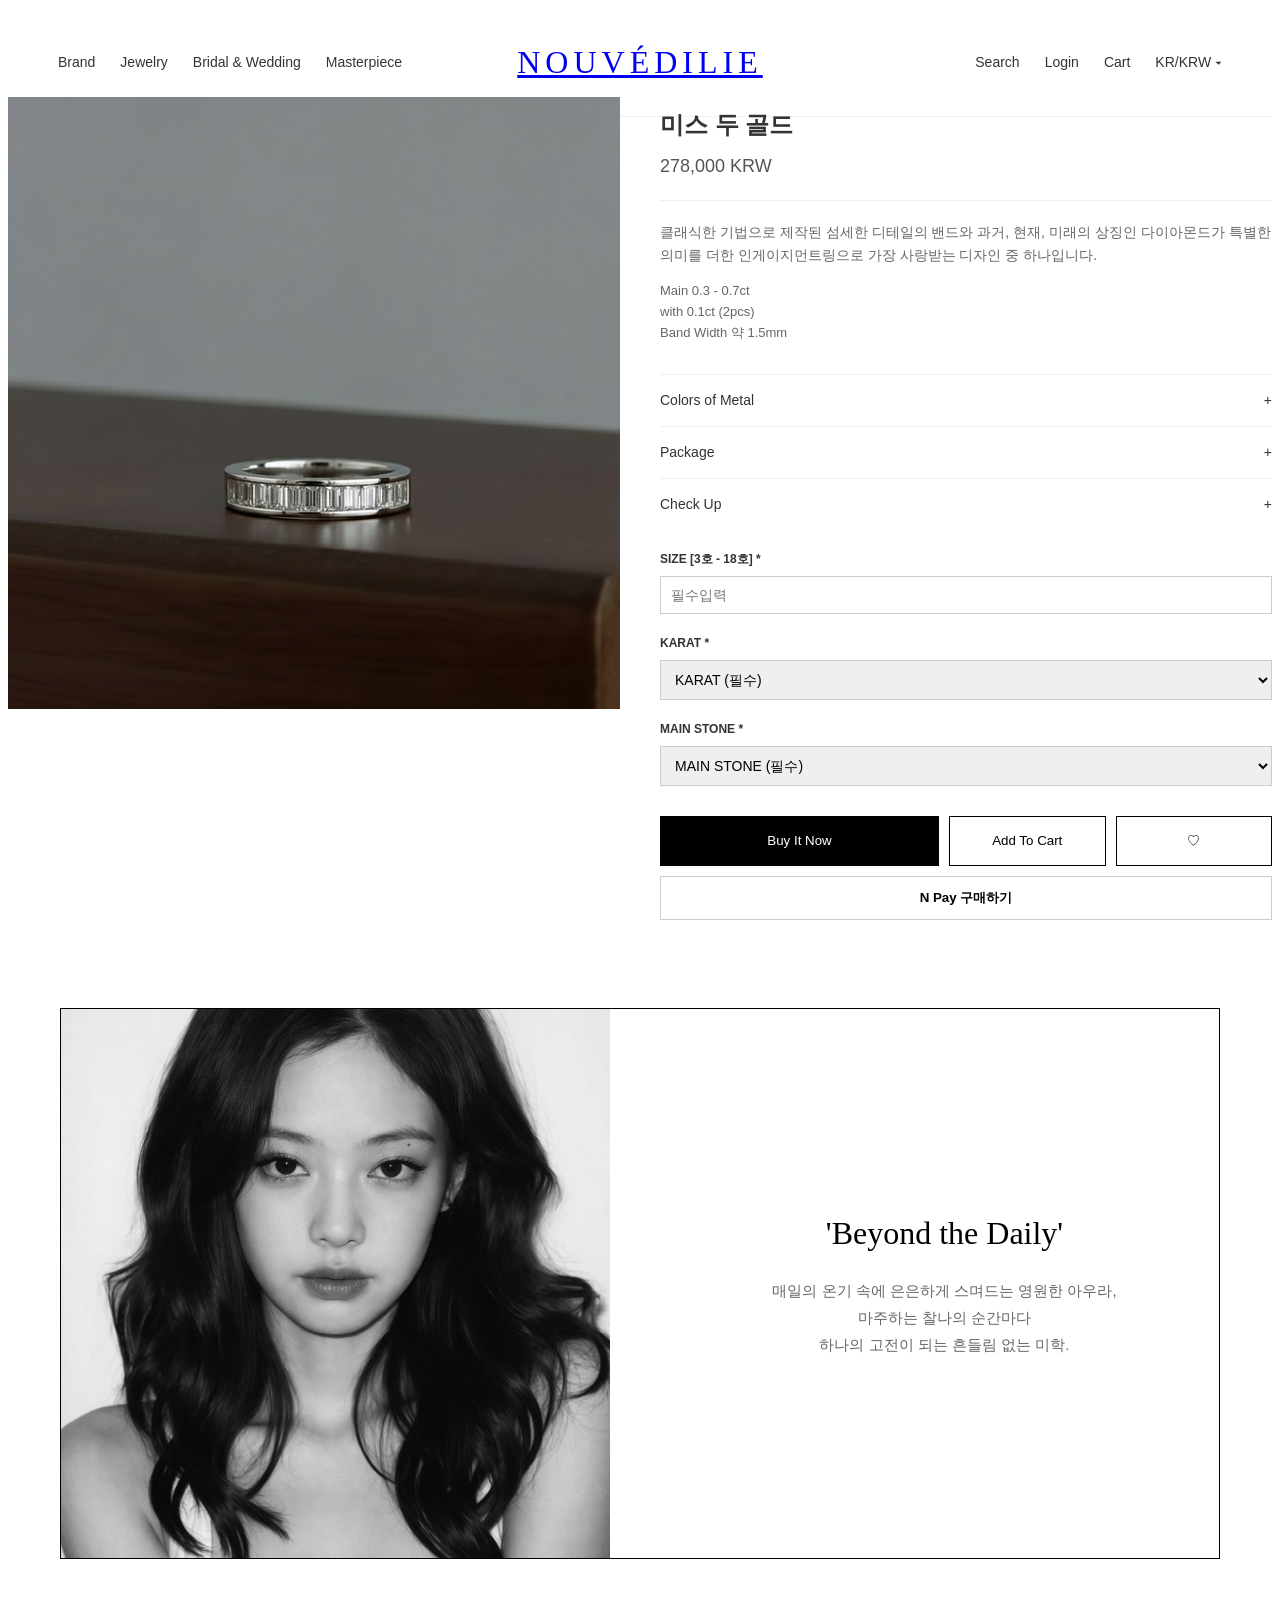
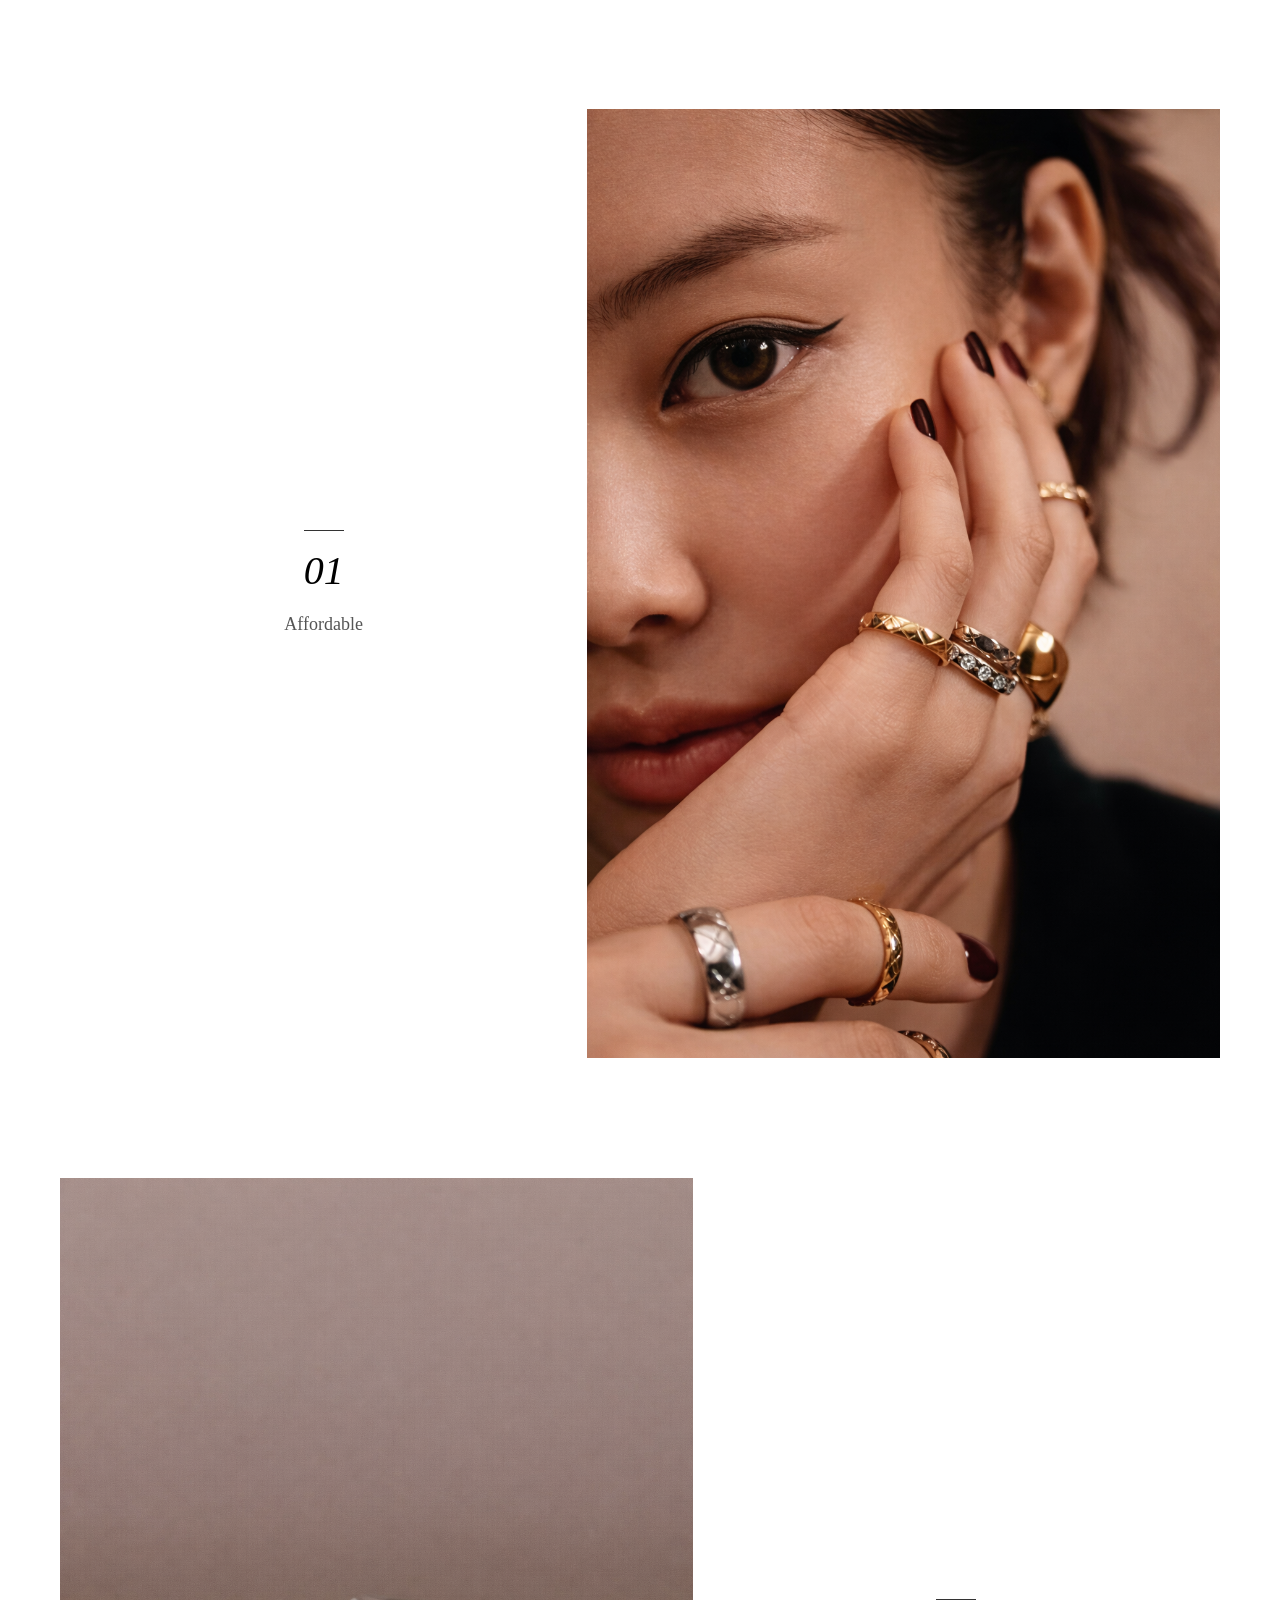
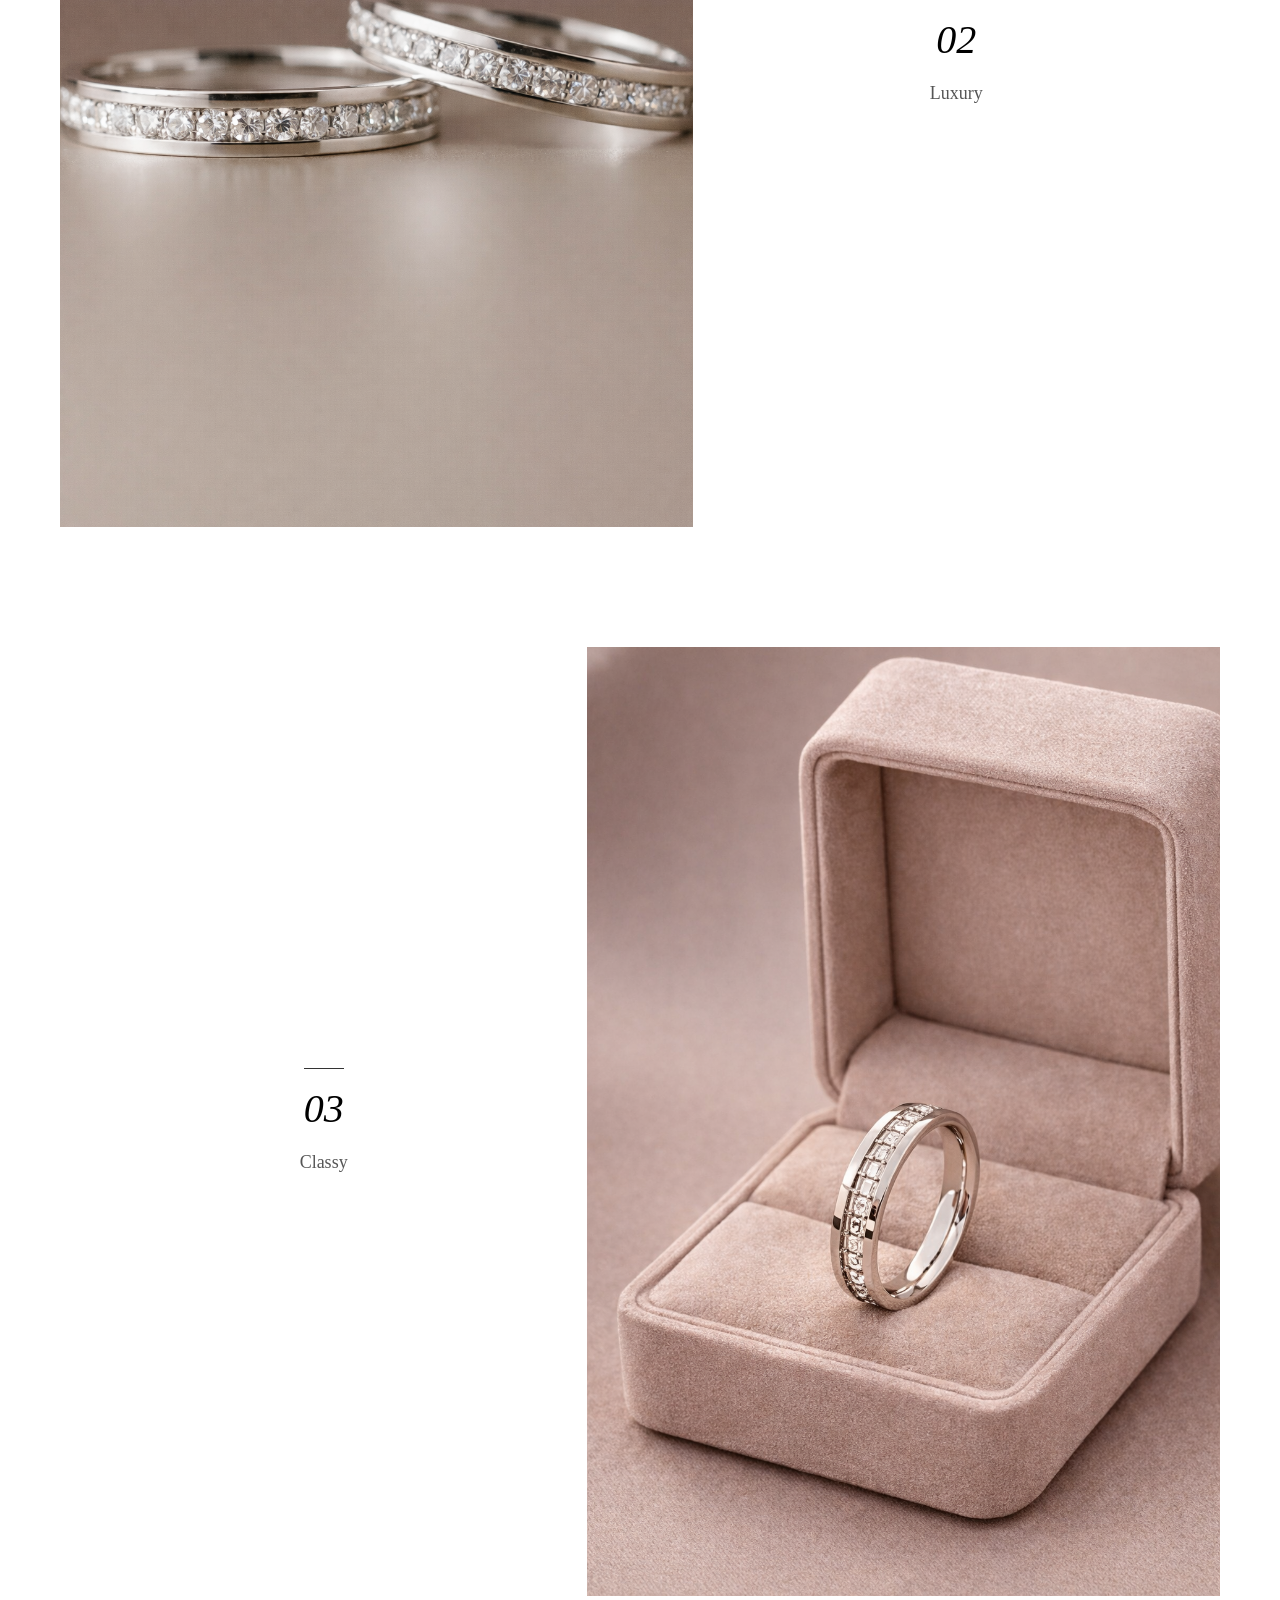
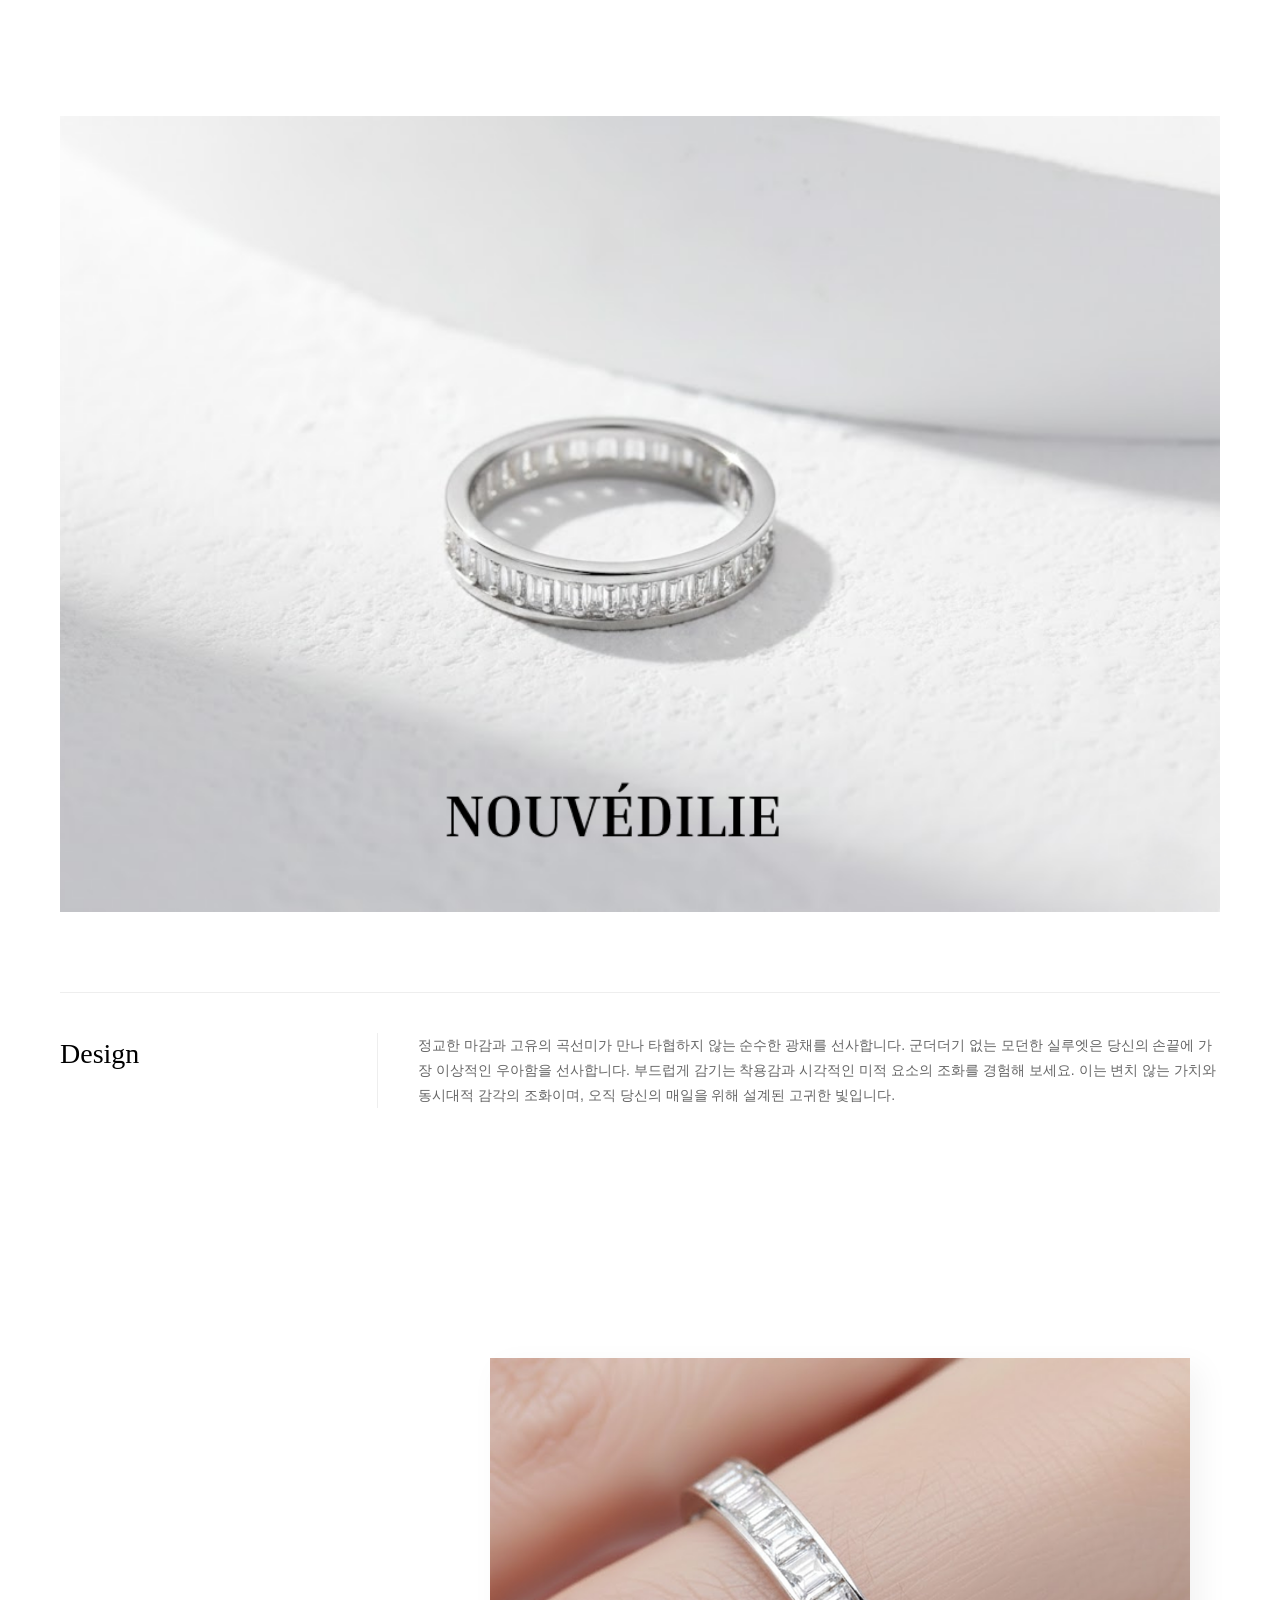
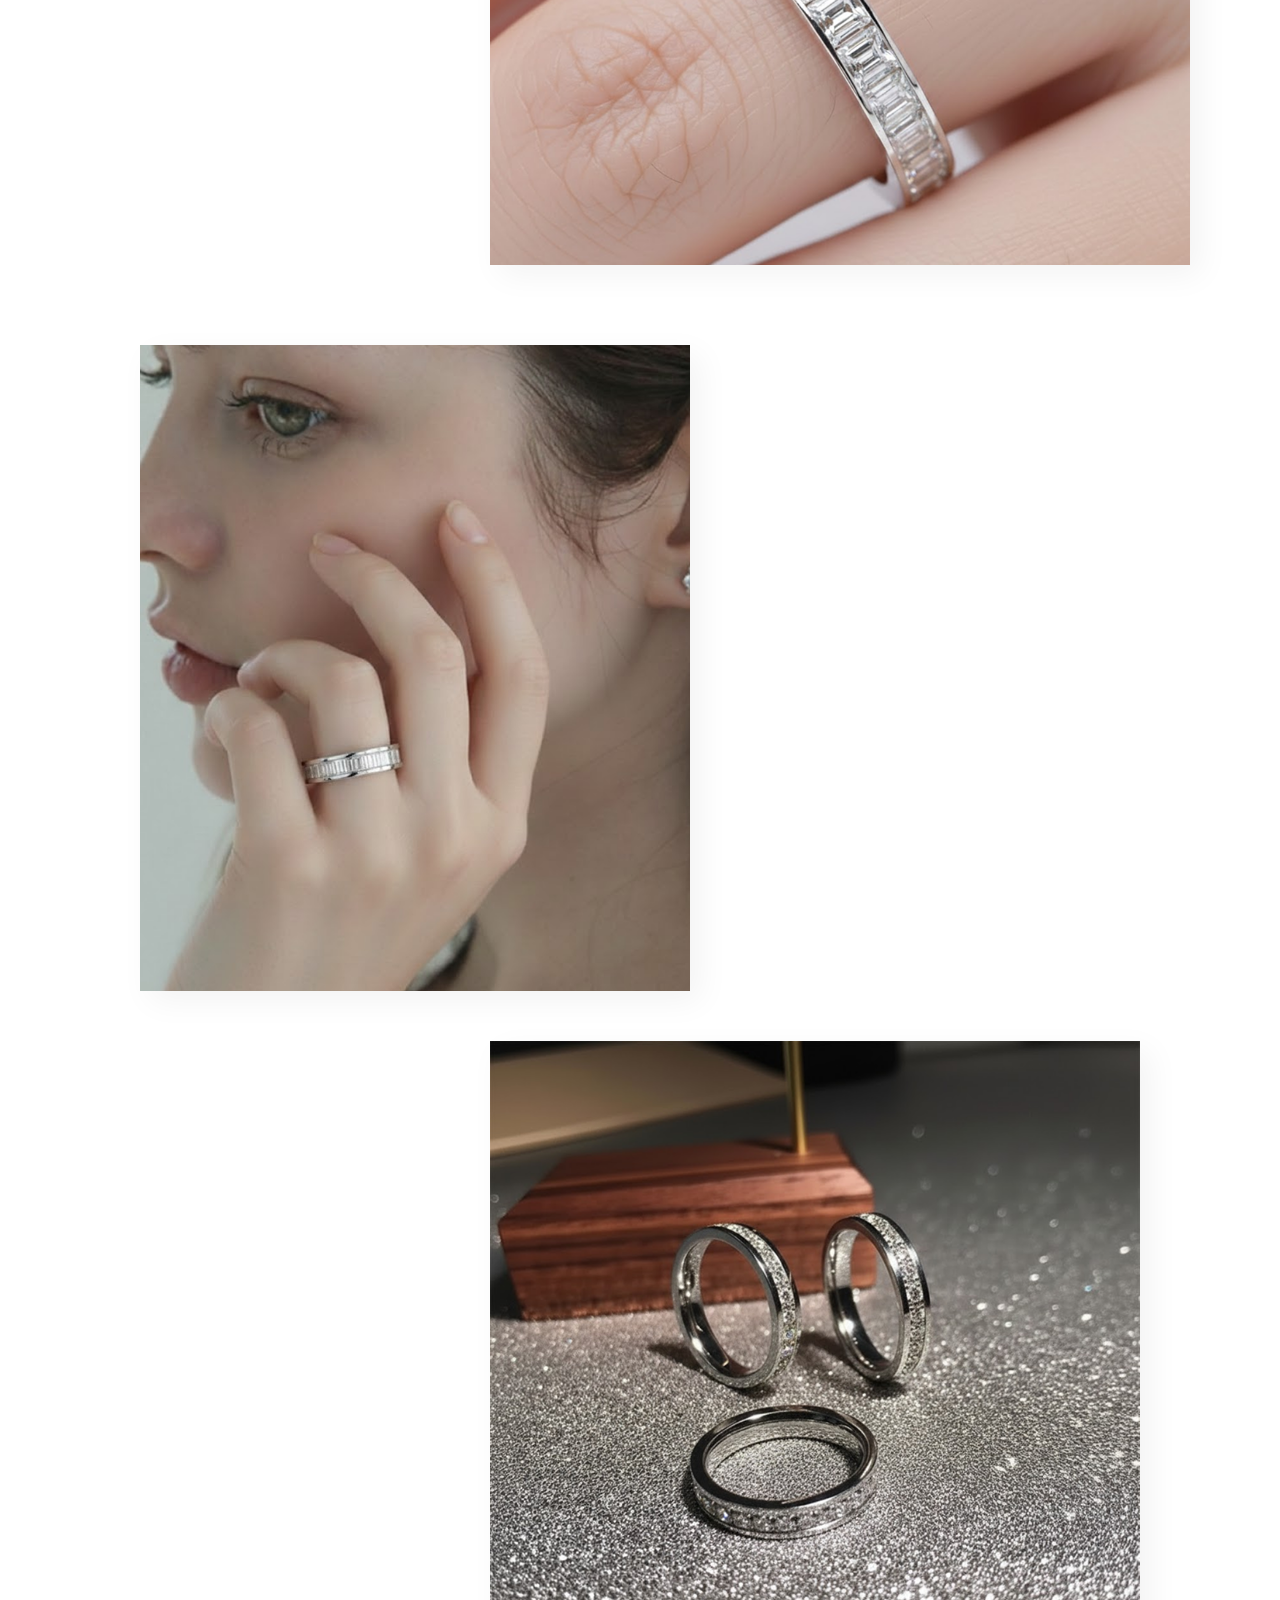
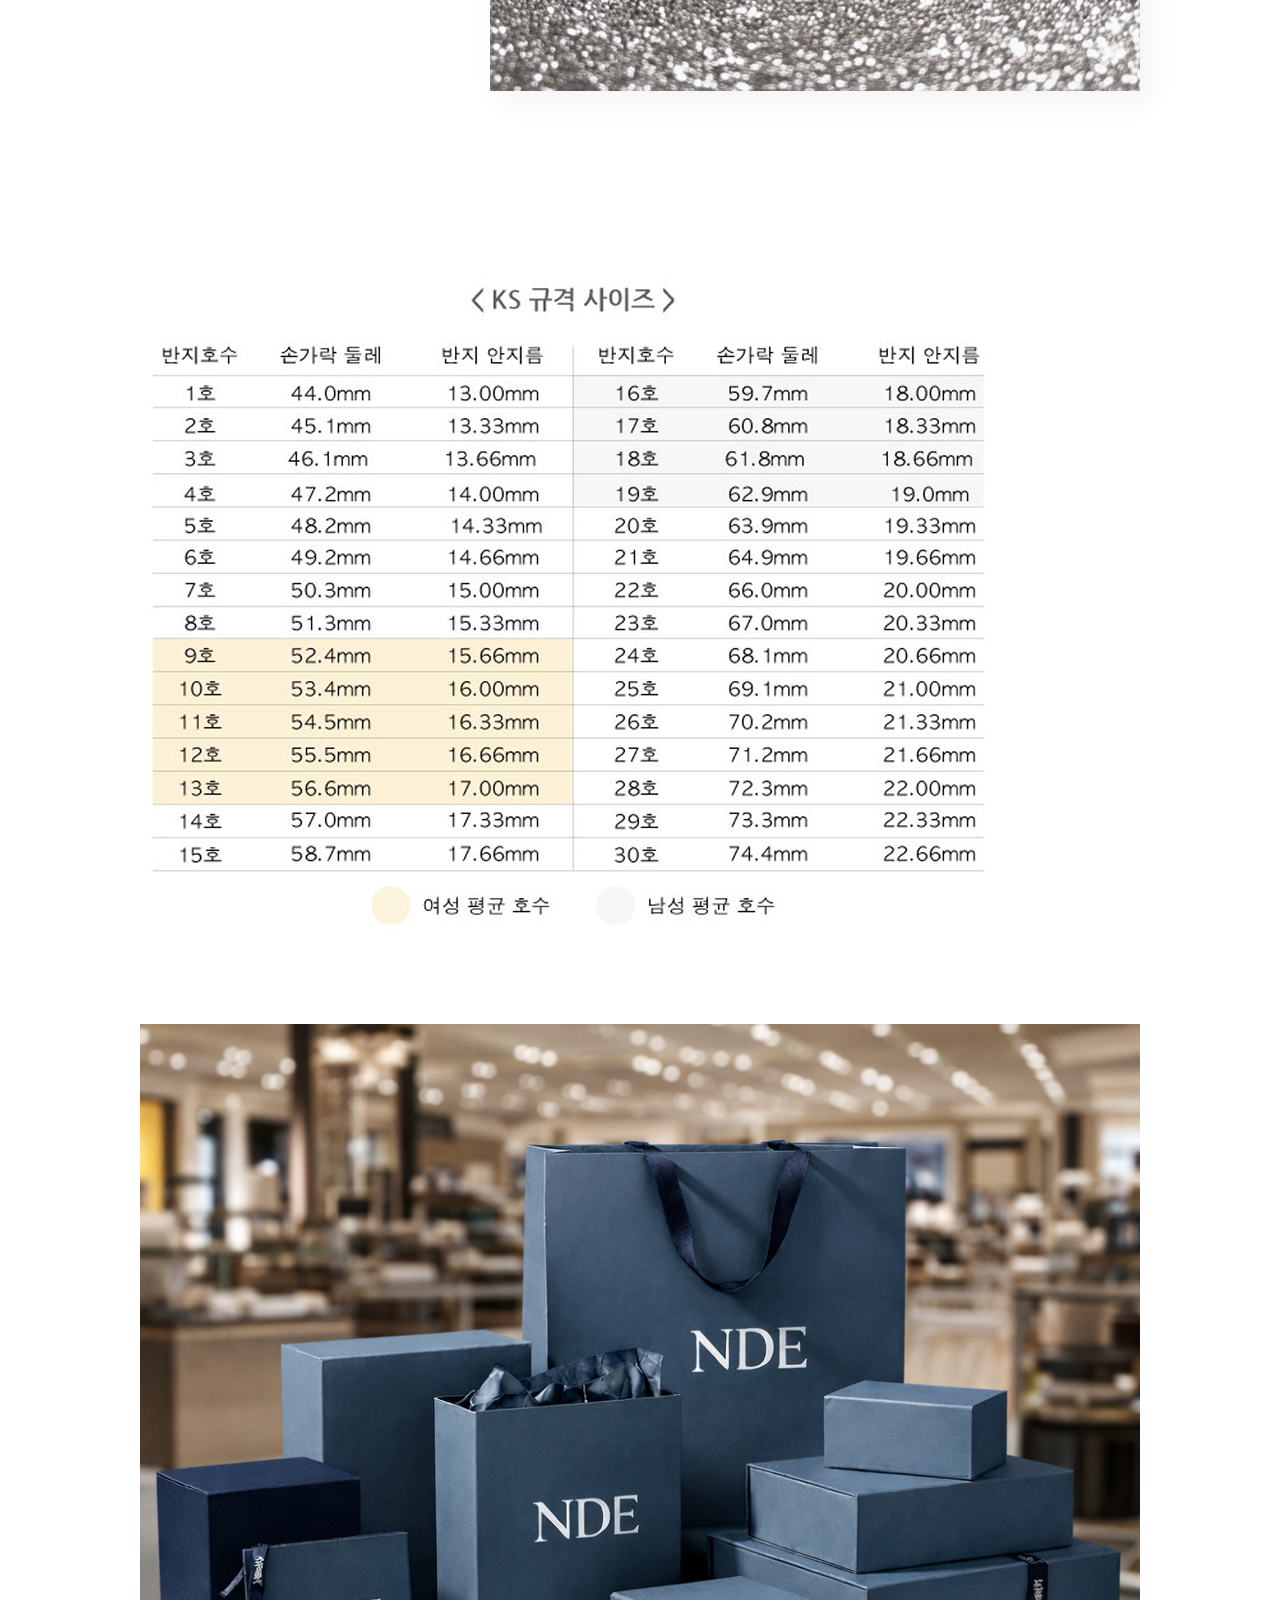
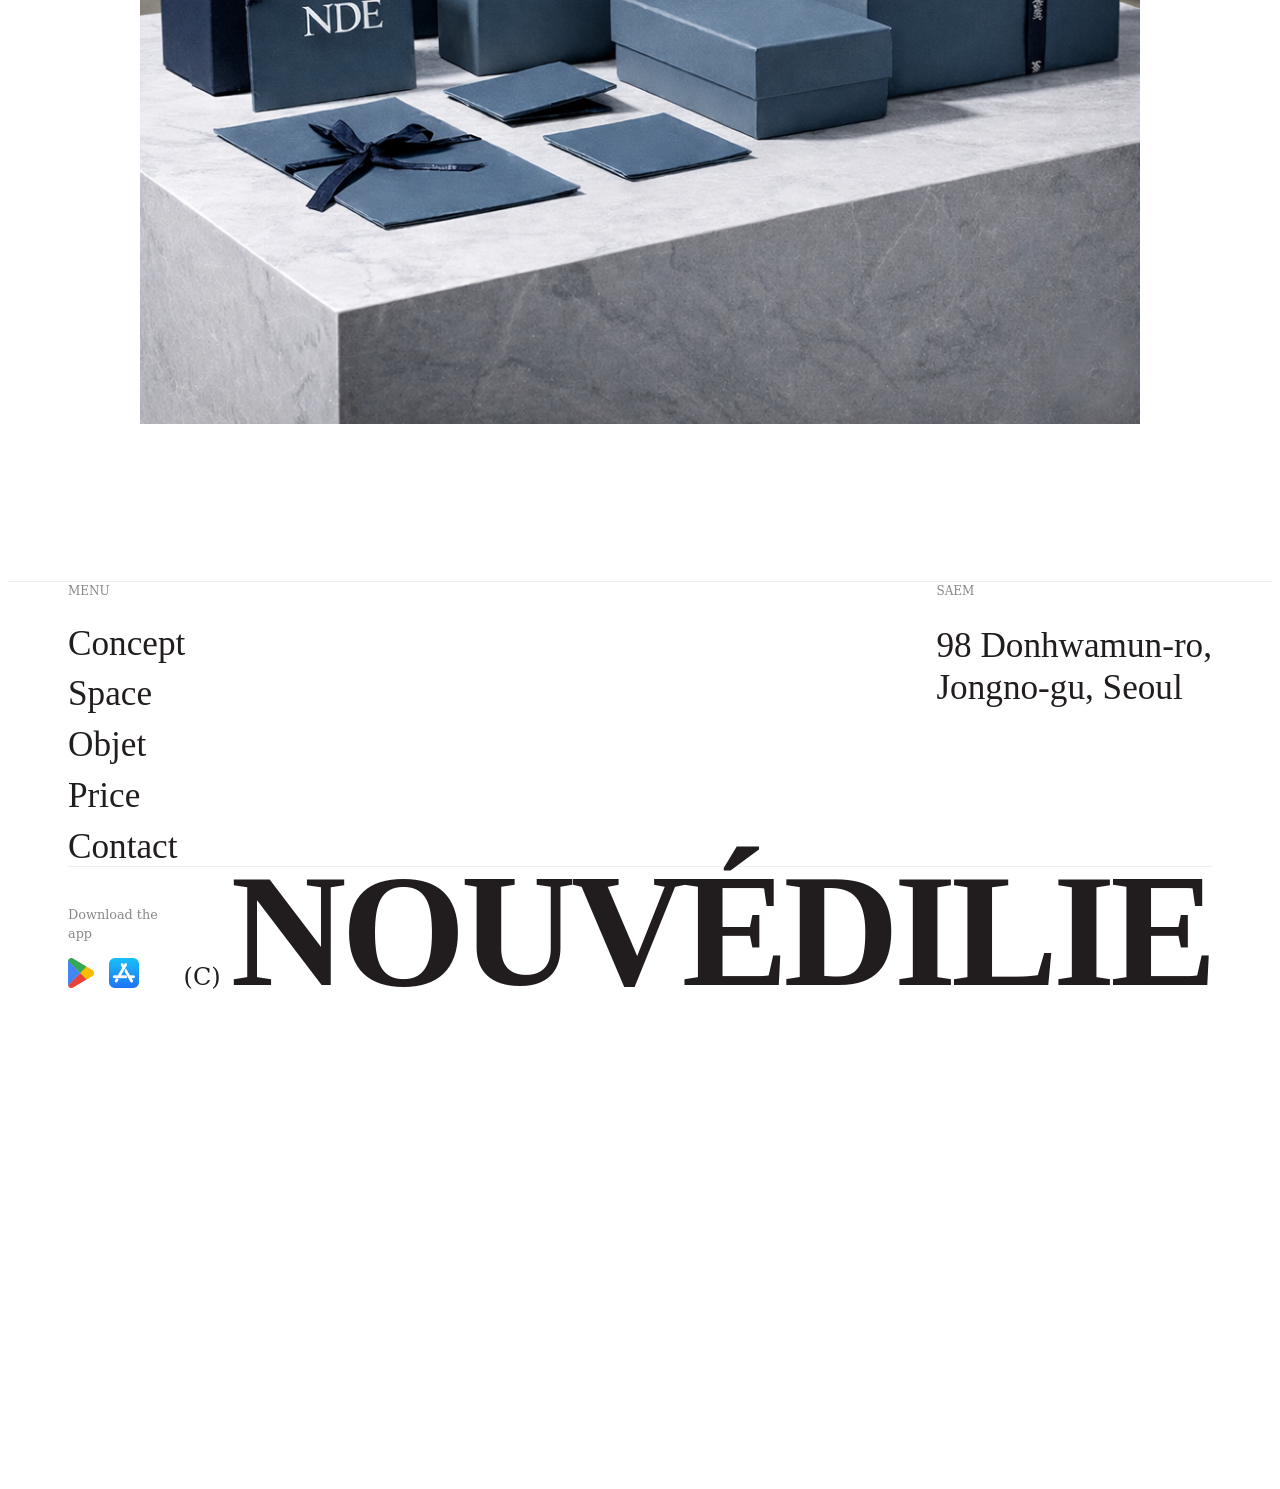
<file: sub.html>
<!DOCTYPE html>
<html lang="ko">
<head>
    <meta charset="UTF-8">
    <meta name="viewport" content="width=device-width, initial-scale=1.0">
    <title>Document</title>
    <link rel="stylesheet" href="css/style.css">
</head>
<body class="sub">
    <section class="section1">
        <header class="header">
            <div class="header-inner">
                <nav class="nav-left">
                    <ul>
                        <li><a href="#">Brand</a></li>
                        <li><a href="#">Jewelry</a></li>
                        <li><a href="#">Bridal & Wedding</a></li>
                        <li><a href="#">Masterpiece</a></li>
                    
                    </ul>
                </nav>

                <div class="logo">
                    <a href="index.html"><h1>NOUVÉDILIE</h1></a>
                </div>

                <nav class="nav-right">
                    <ul>
                        <li><a href="#">Search</a></li>
                        <li><a href="#">Login</a></li>
                        <li><a href="#">Cart</a></li>
                        <li><a href="#">KR/KRW ▾</a></li>
                    </ul>
                </nav>
            </div>
        </header>

        <div class="product-container">
            <div class="product-image">
                <img src="images/sub_visual_web_1200h.jpg" alt="미스 두 골드 반지">
            </div>

            <div class="product-info">
                <div class="info-header">
                    <h2 class="product-title">미스 두 골드</h2>
                    <p class="product-price">278,000 KRW</p>
                </div>

                <div class="product-desc">
                    <p>클래식한 기법으로 제작된 섬세한 디테일의 밴드와 과거, 현재, 미래의 상징인 다이아몬드가 특별한 의미를 더한 인게이지먼트링으로 가장 사랑받는 디자인 중 하나입니다.</p>
                    <ul class="specs">
                        <li>Main 0.3 - 0.7ct</li>
                        <li>with 0.1ct (2pcs)</li>
                        <li>Band Width 약 1.5mm</li>
                    </ul>
                </div>

                <div class="product-options">
                    <div class="accordion-item">Colors of Metal <span>+</span></div>
                    <div class="accordion-item">Package <span>+</span></div>
                    <div class="accordion-item">Check Up <span>+</span></div>

                    <div class="form-group">
                        <label>SIZE [3호 - 18호] *</label>
                        <input type="text" placeholder="필수입력">
                    </div>
                    
                    <div class="form-group">
                        <label>KARAT *</label>
                        <select>
                            <option>KARAT (필수)</option>
                        </select>
                    </div>

                    <div class="form-group">
                        <label>MAIN STONE *</label>
                        <select>
                            <option>MAIN STONE (필수)</option>
                        </select>
                    </div>
                </div>

                <div class="button-group">
                    <button class="btn-buy">Buy It Now</button>
                    <button class="btn-cart">Add To Cart</button>
                    <button class="btn-wish">♡</button>
                </div>
                <button class="btn-npay">N Pay 구매하기</button>
            </div>
        </div>
    </section>

    <section class="section2">
    <div class="inner">
        <div class="story-block top-block">
            <div class="img-box"><img src="images/se2jen.png" alt="Brand Mood"></div>
            <div class="txt-box">
                <h3>'Beyond the Daily'</h3>
                <p>매일의 온기 속에 은은하게 스며드는 영원한 아우라,<br>마주하는 찰나의 순간마다<br>하나의 고전이 되는 흔들림 없는 미학.</p>
            </div>
        </div>

        <div class="feature-row">
            <div class="txt-side">
                <span class="num">01</span>
                <h4>Affordable</h4>
            </div>
            <div class="img-side"><img src="images/se2jen2.png" alt="Feature 01"></div>
        </div>

        <div class="feature-row reverse">
            <div class="txt-side">
                <span class="num">02</span>
                <h4>Luxury</h4>
            </div>
            <div class="img-side"><img src="images/se2jen3.png" alt="Feature 02"></div>
        </div>

        <div class="feature-row">
            <div class="txt-side">
                <span class="num">03</span>
                <h4>Classy</h4>
            </div>
            <div class="img-side"><img src="images/se2jen4.png" alt="Feature 03"></div>
        </div>

        <div class="wide-visual">
            <img src="images/se2wide.png" alt="NOUVÉDILIE">
            <div class="visual-label"></div>
        </div>

        <div class="design-footer">
            <div class="footer-title">Design</div>
            <div class="footer-desc">
                <p>정교한 마감과 고유의 곡선미가 만나 타협하지 않는 순수한 광채를 선사합니다. 군더더기 없는 모던한 실루엣은 당신의 손끝에 가장 이상적인 우아함을 선사합니다. 부드럽게 감기는 착용감과 시각적인 미적 요소의 조화를 경험해 보세요. 이는 변치 않는 가치와 동시대적 감각의 조화이며, 오직 당신의 매일을 위해 설계된 고귀한 빛입니다.</p>
            </div>
        </div>
    </div>
</section>

<section class="section3">
    <div class="inner">
        <div class="visual-gallery">
            <div class="visual-item wide">
                <img src="images/wear1.png" alt="Wearing Ring 01">
            </div>
            <div class="visual-group">
                <div class="visual-item">
                    <img src="images/wear2.png" alt="Wearing Ring 02">
                </div>
                <div class="visual-item">
                    <img src="images/wear3.png" alt="Product Group">
                </div>
            </div>
        </div>

        <div class="guide-block size-guide">
            <h3 class="guide-title">SIZE</h3>
            <img src="images/size.png" alt="">
        </div>

        <div class="guide-block package-guide">
            <h3 class="guide-title">PACKAGE</h3>
            <div class="package-img">
                <img src="images/pacage.png" alt="Package Branding">
            </div>
        </div>
    </div>
</section>
<footer class="site-footer">
  <div class="wrap">
    <div class="footer-top">
      <div class="footer-menu">
        <h4>Menu</h4>
        <nav>
          <a href="#">Concept</a>
          <a href="#">Space</a>
          <a href="#">Objet</a>
          <a href="#">Price</a>
          <a href="#">Contact</a>
        </nav>
      </div>
      <div class="footer-info">
        <h4>Saem</h4>
        <p>98 Donhwamun-ro, <br/> Jongno-gu, Seoul</p>
      </div>
    </div>

    <div class="footer-bottom">
      <div class="download-section">
        <p>Download the app</p>
        <div class="app-buttons">
          <a href="#" target="_blank"><img src="images/google.png" alt="Google Play"></a>
          <a href="#" target="_blank"><img src="images/apple.png" alt="App Store"></a>
        </div>
      </div>
      
      <div class="footer-big-logo">
        <span class="copyright-mark">(C)</span>
        <h2 class="logo-text">NOUVÉDILIE</h2>
      </div>
    </div>
  </div>
</footer>
</body>
</html>
</file>
<file: css/style.css>
body {
  background-color: #fff;
  font-family: 'serif';
  overflow-x: hidden;
  line-height: 1.5;
}

/* 공통 컨테이너: 모든 섹션의 좌우 라인을 일치시킴 */
.container {
  width: 100%;
  max-width: 1400px;
  margin: 0 auto;
  padding: 0 60px; /* 모든 섹션 공통 여백 */
}

/* 기본 초기화 및 폰트 설정 */
/* 2. Section 1: 화면을 꽉 채우는 레이아웃 */
.section1 {
  width: 100%;
  height: 100vh;
  display: flex;
  align-items: center;
  /* 양쪽 끝 여백을 줄여 더 꽉 차게 만듦 */
  padding: 0 80px; 
  box-sizing: border-box;
}

.section1 .container {
  width: 100%;
  /* 최대 너비 제한을 풀거나 대폭 키움 (1800px 이상 추천) */
  max-width: 1600px; 
  display: flex;
  justify-content: space-between;
  align-items: center;
  position: relative;
  height: 100%;
}

/* 왼쪽 영역 */
.content-left {
  flex: 1.2; /* 텍스트 영역 비율 조정 */
  display: flex;
  flex-direction: column;
  justify-content: center;
  padding-right: 50px;
  align-items: flex-start;
}

.brand-logo img {
  width: 150px; /* 로고 크기가 너무 작다면 조정 */
  margin-bottom: 20px;
}

.collection-title {
  /* 폰트 사이즈를 조금 더 키워 화면 장악력 높임 */
  font-size: 5.5rem; 
  font-weight: lighter;
  font-family: 'Inria Serif', serif;
  margin-bottom: 40px;
  letter-spacing: 2px;
  line-height: 1.1;
}

.description {
  font-size: 1.1rem; /* 가독성을 위해 살짝 키움 */
  line-height: 1.6;
  color: #666;
  max-width: 450px; /* 설명문이 너무 뭉치지 않게 가로폭 늘림 */
  margin-bottom: 400px;
}

/* 하단 GNB 위치 조정 */
/* 하단 GNB 스타일 */

.bottom-gnb {

  position: absolute;

  bottom: 15%;

  padding-top: 50px;

}



.gnb-list {

  display: inline-flex;

  align-items: center;

  border: 1.5px solid #333; /* 테두리 */

  border-radius: 50px; /* 캡슐 모양 */

  padding: 5px;

  list-style: none;

}



.gnb-list li {

  padding: 8px 25px;

  border-radius: 40px;

  transition: all 0.3s ease;

}



.gnb-list li a {

  text-decoration: none;

  color: #333;

  font-size: 0.8rem;

  font-weight: bold;

  letter-spacing: 1px;

}



/* 활성화된 메뉴(SOCIAL) 혹은 호버 시 흑백 반전 */

.gnb-list li.active,

.gnb-list li:hover {

  background-color: #000;

}



.gnb-list li.active a,

.gnb-list li:hover a {

  color: #fff;

}
/* 오른쪽 영역: 이미지가 주인공이 되도록 */
.content-right {
  flex: 1;
  display: flex;
  justify-content: center;
  height: 100%; /* 부모 높이 전체 사용 */
}

.main-visual {
  width: 100%;
  /* 높이를 60vh에서 80vh~90vh로 변경하여 화면에 꽉 차게 만듦 */
  height: 65vh; 
  align-self: center;
  overflow: hidden;
  /* 이미지에 깊이감을 주려면 약간의 그림자 추가 가능 */
  box-shadow: 20px 20px 60px rgba(0,0,0,0.1);
}

.main-visual img {
  width: 100%;
  height: 100%;
  /* 이미지가 잘리지 않고 꽉 차게 조정 */
  object-fit: cover; 
}

/* Swiper 기본 높이 */
.mainSwiper {
  width: 100%;
  height: 100vh;
}

/* 슬라이드 2 스타일 (와인색 컨셉) */
.section1-alt { width: 100%; height: 100vh; }
.container-full { display: flex; width: 100%; height: 100%; }

.wine-box {
  flex: 1;
  background-color: #631420; /* 짙은 와인색 배경 */
  display: flex;
  justify-content: center;
  align-items: center;
  position: relative;
  overflow: hidden;
}

.bg-brand-text {
  position: absolute;
  top: 25%;
  margin: 0 auto;
  font-size: 2rem;
  color: rgba(255, 255, 255, 0.05); /* 은은하게 깔리는 배경 글씨 */
  letter-spacing: -2px;
 font-family: 'SchoolSafetyCertificate', sans-serif; /* 폰트 패밀리 정상화 */
  font-style: italic; /* 이탈릭은 여기서 설정 */
  font-weight: 700 !important; /* 숫자 700으로 명시하고 우선순위 높이기 */
  color: #fff; opacity: 0.3;
}

.product-thumb {
  width: 320px;
  height: 320px;
  padding: 30px;
  z-index: 10;
}

.product-thumb img { width: 100%; height: 100%; object-fit: contain; }


/* 와인색 박스 안에 있는 GNB만 스타일 변경 */
.section1-alt .bottom-gnb .gnb-list {
  border-color: rgba(255, 255, 255, 0.5); /* 테두리를 반투명한 흰색으로 */
}

.section1-alt .bottom-gnb .gnb-list li a {
  color: #fff; /* 글자색을 흰색으로 */
}

/* SOCIAL(active) 버튼 스타일도 반전 */
.section1-alt .bottom-gnb .gnb-list li.active {
  background-color: #fff; /* 활성화 배경을 흰색으로 */
}

.section1-alt .bottom-gnb .gnb-list li.active a {
  color: #631420; /* 활성화 글자색을 와인색으로 (포인트) */
}

/* 호버 효과도 흰색으로 대응 */
.section1-alt .bottom-gnb .gnb-list li:hover {
  background-color: rgba(255, 255, 255, 0.2);
}

.model-full-visual { flex: 1; }
.model-full-visual img { width: 100%; height: 100%; object-fit: cover; }

/* 페이지네이션 색상 커스텀 */
.swiper-pagination-bullet-active { background: #000 !important; }

.section2 {
  width: 100%;
 min-height: 100vh;
  box-sizing: border-box;
  padding: 20px 0;
  background-color: #fff;
  display: flex;
  flex-direction: column;justify-content: center;
}

.section2 .container {
  max-width: 1400px;
  margin: 0 auto;
  padding: 0 60px; /* image_1ba044에서 빨간색으로 표시한 양옆 여백을 똑같이 맞춤 */
}

.catalog-wrapper {
  display: flex;
  gap: 40px;
  align-items: flex-start;
}

.catalog-main { flex: 1.2; }
.catalog-main img { width: 100%; object-fit: cover; }

.catalog-list { flex: 2; }
.catalog-title { font-family: "Inria Serif"; font-size: 2rem; margin-bottom: 20px; }

.product-grid {
  display: flex;
  gap: 20px;
}

.product-item { flex: 0.8;}
.product-item img { width: 100%; background-color: #f9f9f9; margin-bottom: 15px; }
.product-item p { font-size: 0.8rem; font-weight: bold; }
.product-item span { display: block; font-weight: normal; color: #888; margin-top: 5px; font-size: 0.7rem; }

/* 흐르는 텍스트 애니메이션 */
.marquee {
  width: 100%;
  overflow: hidden;
  border-top: 1px solid #eee;
  padding: 20px 0;
  margin-top: 20px;
}

.marquee .track {
  display: flex;
  width: calc(200%); /* 콘텐츠 길이에 따라 조절 */
  animation: marquee 20s linear infinite;
}

.marquee span {
  font-weight: normal;
  font-family:"Inria Serif";
  font-size: 1.5rem;
  white-space: nowrap;
  padding-right: 30px; /* 글자 사이 간격 */
  letter-spacing: 2px;
}

@keyframes marquee {
  0% { transform: translateX(0); }
  100% { transform: translateX(-50%); } /* 트랙의 절반만큼 이동하여 무한 반복처럼 보이게 함 */
}

/* Section 3: 한 화면에 꽉 차게 설정 */
.section6 {

  height: 100vh; /* 화면 꽉 채움 */
  display: flex;
  align-items: center; /* 수직 중앙 정렬 */
  background-color: #fff;
  overflow: hidden; /* 내부 요소가 넘치지 않게 방지 */
 margin-top: 33px ;
}

.section6 .container {
  display: flex;
  flex-direction: column;
   max-width: 1400px; 
  justify-content: center;
}

/* 타이틀과 설명글 영역 간격 축소 */
.text-header {
  display: flex;
  justify-content: space-between;
  align-items: flex-start;
  margin-bottom: 40px; /* 간격 줄임 */
}

/* 타이틀 전체 공통 스타일 */
.main-title, .main-title2, .highlight {
  display: block; /* 한 줄씩 차지하도록 설정 */
  font-family: 'Inria Serif', serif;
  margin: 0;      /* 기본 여백 제거 */
  padding: 0;
  line-height: 1.1;
}

.right_zone{flex: 2;}
.left_zone{flex: 1;}
/* 첫 번째 줄: The Art of Subtlety: */
.main-title {
  font-size: 2.5rem;
  font-weight: 400;
  color: #333;
}

/* 두 번째 줄: Where Minimalism (이탤릭 강조) */
.highlight {
  font-size: 2.5rem;
  color: #6d4c4c; /* 강조 색상 */
  font-style: italic;
  font-weight: 300;
  margin-left: 20px; /* 오른쪽으로 살짝 밀고 싶을 때 조정 */
  margin-top: 5px;   /* 위 줄과의 간격 조절 */
}

/* 세 번째 줄: meets Luxury */
.main-title2 {
  font-size: 2.5rem;
  font-weight: 400;
  color: #333;
  margin-top: 5px;   /* 위 줄과의 간격 조절 */
  margin-left: 120px;    /* 왼쪽 정렬 유지 */
}

/* 오른쪽 설명글 */
.sub-description {
  flex: 0 0 350px;
  font-size: 0.95rem;
  line-height: 1.6;
  color: #666;
  margin-top: 15px; /* 첫 번째 타이틀 줄과 높이 맞춤 */
}
/* 하단 그리드 레이아웃 */
/* 하단 그리드 이미지 크기 조정 */
.section6 .content-grid {
  display: flex;
  gap: 40px;
  align-items: center;
}

.feature-image {
  flex: 1;
}

.feature-image img {
  max-height: 70vh; /* 이미지 높이 제한으로 스크롤 방지 */
  width: auto;
  object-fit: cover;
}

.product-cards {
  flex: 2;
  display: flex;
  gap: 30px;
}

.card {
  flex: 1
}

.card img {
  max-height: 35vh; /* 카드 이미지 높이 제한 */
  width: auto;
  object-fit: contain;
}
.card:hover img {
  transform: translateY(-10px); /* 살짝 떠오르는 효과 */
}

.card-info .material {
  font-size: 0.75rem;
  color: #999;
  text-transform: uppercase;
}

.card-info .name {
  font-size: 0.85rem;
  margin: 5px 0;
  font-weight: 500;
}

.card-info .price {
  font-size: 0.8rem;
  font-weight: bold;
}



/* Section 4: 겹침 방지를 위해 높이 설정 변경 */
.section4 {
  width: 100%;
  min-height: 100vh; /* 최소 높이만 지정하여 겹침 방지 */
  padding: 100px 0;
  display: flex;
  align-items: center;
  background-color: #fff;
}

.section4 .container {
  max-width: 1400px;
  margin: 0 auto;
  padding: 0 60px; /* 모든 섹션 공통 여백 유지 */
}

.section-title {
  font-family: 'Inria Serif', serif;
  font-size: 3rem;
  margin-bottom: 50px;
  font-weight: 400;
}

.season-content {
  display: flex;
  gap: 40px;
  align-items: center;
}

/* 왼쪽 제품 영역 */
.product-side {
  flex: 1;
  display: flex;
  gap: 20px;
}

.product-item {
  flex: 1;
}

.product-item .img-box {
  width: 100%;
  background-color: #fcfcfc; /* 이미지 배경색 */
  margin-bottom: 15px;
}

.product-item img {
  width: 100%;
  height: auto;
  display: block;
}

.product-item .info span {
  font-size: 0.7rem;
  color: #999;
  display: block;
}

.product-item .info p {
  font-size: 0.85rem;
  margin: 5px 0;
}

.product-item .info strong {
  font-size: 0.8rem;
  font-weight: bold;
}

/* 오른쪽 화보 영역 */
.visual-side {
  flex: 1;
  width: 470px;
  height: 490px;
  overflow: hidden;
  display: flex;
}

.visual-side img {
  width: 100%;
  object-fit: cover;
  display: block;
}

/* 하단 more 버튼 */
.more-btn-wrapper {
  margin-top: 90px;
  display: flex;
  justify-content: center;
}

.more-btn {
  display: inline-block;
  padding: 12px 60px;
  border: 1px solid #6d4c4c; /* 레퍼런스의 브라운 톤 테두리 */
  color: #6d4c4c;
  text-decoration: none;
  font-family: 'Inria Serif', serif;
  font-size: 0.9rem;
  transition: all 0.3s ease;
}

.more-btn:hover {
  background-color: #6d4c4c;
  color: #fff;
}

.section5 {
  width: 100%;
  min-height: 100vh;
  padding: 120px 0;
  background-color: #fff;
  display: flex;
  align-items: center;
}

.section5 .container {
  max-width: 1400px;
  margin: 0 auto;
  padding: 0 60px;
}

/* 타이틀 스타일 */
.curated-title {
  font-family: 'Inria Serif', serif;
  font-size: 2.8rem;
  line-height: 1.3;
  margin-bottom: 80px;
  color: #333;
  text-align: left;
}

.curated-title span {
  color: #6d4c4c; /* 강조 색상 */
  padding-bottom: 5px;
}

/* 비대칭 무드 그리드 */
.mood-grid {
  display: flex;
  max-width: 860px;
  margin: 0 auto;
  align-items: center;
  justify-content: space-between;
  gap: 40px;
}

.mood-item img {
  width: 100%;
  height: auto;
  display: block;
  object-fit: cover;
}

/* 왼쪽 작은 이미지: 위쪽으로 정렬 */
.side-left {

  align-self: center;
  margin-top: 50px;
}

/* 중앙 큰 이미지: 가장 강조됨 */
.main-center {
 
}

/* 오른쪽 작은 이미지: 아래쪽으로 정렬 */
.side-right {
align-self: center;
  margin-bottom: 50px;
}

/* 반응형 모바일 */
@media (max-width: 768px) {
  .mood-grid {
    flex-direction: column;
    gap: 30px;
  }
  .curated-title { font-size: 1.8rem; }
  .side-left, .side-right { align-self: center; margin: 0; }
}


/* Section 6: 블랙 갤러리 레이아웃 */
.section3 {
  min-height: 100vh;
  background-color: #000; /* 고급스러운 딥 블랙 */
  color: #fff;
  padding: 120px 0;
  overflow: hidden;
  display: flex;
  align-items: center;
}

.section3 .container {
  max-width: 1000px;
  margin: 0 auto;
  padding: 0 60px; /* 좌우 여백 통일 */
  display: flex;
  flex-direction: column;
}

/* 타이틀 디자인 */
.section3 .exhibition-header {
  margin-bottom: 80px;
}

.section3 .main-title {
  font-family: 'Inria Serif', serif;
  font-size: clamp(4rem, 8vw, 8rem); /* 화면 크기에 따라 유동적 조절 */
  line-height: 0.9;
  font-weight: 300;
  text-transform: capitalize;
  letter-spacing: -3px;
  color: #fff;
}

.section3 .title-img {
  display: inline-block;
  width: 120px;
  height: 80px;
  overflow: hidden;
  vertical-align: middle;
  margin-left: -10px;
}

.section3 .title-img img {
  width: 100%;
  height: 100%;
  object-fit: cover;
}

.section3 .section-desc {
  max-width: 450px;
  font-size: 0.95rem;
  line-height: 1.8;
  color: #ccc;
  margin-top: 40px;
  margin-left: 5%;
}

/* 이미지 그리드 배정 */
.section3  .art-grid {
  display: flex;
  gap: 60px;
  align-items: flex-start;
}

.section3 .grid-left { flex: 1.5; }
.section3 .grid-right { 
  flex: 1; 
  display: flex; 
  flex-direction: column; 
  gap: 120px; 
  padding-top: 150px; /* 비대칭 효과 */
}

.section3 .image-box {
  position: relative;
  width: 100%;
  max-height: 60vh; 
}

.section3 .image-box img {
  width: 100%;
  height: auto;
  display: block;
}

.section3 .image-box.medium { width: 90%; margin-left: auto; }
.section3 .image-box.small { width: 70%; margin-left: 20%; }

/* 날짜 라벨 및 라인 */
.section3 .date-label {
  position: absolute;
  left: -90px;
  top: -27%;
  transform: translateY(-50%);
  font-size: 0.75rem;
  letter-spacing: 2px;
  color: #888;
  display: flex;
  align-items: center;
  gap: 15px;
}

.section3 .date-label::before {
  content: '';
  width: 40px;
  height: 1px;
  background-color: #444;
}

/* 반응형 처리 */
@media (max-width: 1024px) {
  .section3 .art-grid { flex-direction: column; gap: 40px; }
  .section3 .grid-right { padding-top: 0; gap: 60px; }
  .section3 .image-box.medium, .section3 .image-box.small { width: 100%; margin-left: 0; }
  .section3 .date-label { position: static; transform: none; margin-bottom: 10px; }
}

/* 푸터 전체 스타일 */
.site-footer {
  width: 100%;
  padding: 80px 0 40px;
  height: 100vh;
  background-color: #fff;
  border-top: 1px solid #eee;
  color: #211D1E;
}

.site-footer .wrap {
  max-width: 1760px;
  margin: 0 auto;
  padding: 0 60px;
}

/* 상단: Menu & Info 레이아웃 */
.footer-top {
  display: flex;
  justify-content: space-between;
  margin-bottom: 100px;
}

.footer-top h4 {
  font-size: 0.75rem;
  color: #888;
  margin-bottom: 25px;
  font-weight: 400;
  text-transform: uppercase;
}

.footer-menu nav {
  display: flex;
  flex-direction: column;
  gap: 12px;
}

.footer-menu nav a {
  font-size: 2.2rem; /* 레퍼런스 특유의 큰 서체 */
  text-decoration: none;
  color: #211D1E;
  font-family: 'Inria Serif', serif;
  line-height: 1.1;
  transition: opacity 0.3s;
}

.footer-menu nav a:hover {
  opacity: 0.5;
}

.footer-info p {
  font-size: 2.2rem;
  font-family: 'Inria Serif', serif;
  line-height: 1.2;
}

/* 하단: App Download & Big Logo */
.footer-bottom {
  display: flex;
  justify-content: space-between;
  align-items: flex-end;
  border-top: 1px solid #eee;
  padding-top: 40px;
}

.download-section p {
  font-size: 0.8rem;
  color: #888;
  margin-bottom: 15px;
}

.app-buttons {
  display: flex;
  gap: 15px;
}

.app-buttons img {
  height: 30px;
  width: auto;
}

/* 오른쪽 하단 거대 로고 스타일 */
.footer-big-logo {
  display: flex;
  align-items: flex-end;
  gap: 10px;
}

.copyright-mark {
  font-size: 1.5rem;
  margin-bottom: 20px;
}

.logo-text {
  font-size: 10rem; /* 매우 크게 배치 */
  font-family: 'Inria Serif', serif;
  line-height: 0.8;
  letter-spacing: -5px;
}

/* 반응형 모바일 */
@media (max-width: 1024px) {
  .footer-top {
    flex-direction: column;
    gap: 60px;
  }
  .footer-bottom {
    flex-direction: column;
    align-items: flex-start;
    gap: 50px;
  }
  .logo-text {
    font-size: 5rem;
  }
}

/* 기본 초기화 */
.sub * {
    margin: 0;
    padding: 0;
    box-sizing: border-box;
}

/* 섹션1: 전체를 감싸는 영역 */
.sub .section1 {
    max-width: 1400px;
    margin: 0 auto;
    font-family: 'Pretendard', sans-serif;
    color: #333;
    position: relative;
    
}

/* --- [1] 헤더 영역: 화면 전체 너비 사용 --- */
.sub .section1 .header {
    width: 100%;
    border-bottom: 1px solid #f0f0f0;
    padding: 30px 0; /* 위아래 여유 공간 */
    position: absolute;
    top: 0;
}

.sub .section1 .header-inner {
    width: 100%;
    max-width: 1800px; /* 헤더는 아주 넓게 설정 */
    margin: 0 auto;
    display: flex;
    justify-content: space-between;
    align-items: center;
    padding: 0 50px; /* 양옆 여백 */
}

.sub .section1 .nav-left, 
.sub .section1 .nav-right {
    flex: 1;
}

.sub .section1 .header nav ul {
    display: flex;
    list-style: none;
    gap: 25px;
}

.sub .section1 .nav-right ul {
    justify-content: flex-end; /* 오른쪽 메뉴 우측 정렬 */
}

.sub .section1 .header nav ul li a {
    text-decoration: none;
    color: #333;
    font-size: 14px;
    white-space: nowrap;
}

.sub .section1 .logo {
    text-align: center;
}

.sub .section1 .logo h1 {
    font-family: 'Times New Roman', serif;
    font-size: 32px;
    font-weight: 300;
    letter-spacing: 5px;
}

.sub .section1 .product-container {
    display: flex;
    gap: 40px;
    align-items: flex-start;
    margin-top: 8%;
    position: absolute;
}

/* 이미지 영역 */
.sub .section1 .product-image {
    flex: 1;
    background-color: #f9f9f9;
}

.sub .section1 .product-image img {
    width: 100%;
    display: block;
    object-fit: cover;
}

/* 정보 영역 */
.sub .section1 .product-info {
    flex: 1;
    padding-top: 10px;
}

.sub .section1 .info-header {
    border-bottom: 1px solid #eee;
    padding-bottom: 20px;
    margin-bottom: 20px;
}

.sub .section1 .product-title {
    font-size: 24px;
    font-weight: 600;
    margin-bottom: 10px;
}

.sub .section1 .product-price {
    font-size: 18px;
    color: #555;
}

.sub .section1 .product-desc {
    font-size: 14px;
    line-height: 1.6;
    color: #666;
    margin-bottom: 30px;
}

.sub .section1 .specs {
    list-style: none;
    padding: 0;
    margin-top: 15px;
    font-size: 13px;
}

/* 옵션 및 폼 스타일 */
.sub .section1 .accordion-item {
    border-top: 1px solid #eee;
    padding: 15px 0;
    font-size: 14px;
    display: flex;
    justify-content: space-between;
    cursor: pointer;
}

.sub .section1 .form-group {
    margin-top: 20px;
}

.sub .section1 .form-group label {
    display: block;
    font-size: 12px;
    font-weight: bold;
    margin-bottom: 8px;
}

.sub .section1 .form-group input, 
.sub .section1 .form-group select {
    width: 100%;
    padding: 10px;
    border: 1px solid #ccc;
    font-size: 14px;
}

/* 버튼 스타일 */
.sub .section1 .button-group {
    display: flex;
    gap: 10px;
    margin-top: 30px;
}

.sub .section1 .btn-buy {
    flex: 2;
    background: #000;
    color: #fff;
    padding: 15px;
    border: none;
    cursor: pointer;
}

.sub .section1 .btn-cart,
.sub .section1 .btn-wish {
    flex: 1;
    background: #fff;
    border: 1px solid #000;
    padding: 15px;
    cursor: pointer;
}

.sub .section1 .btn-npay {
    width: 100%;
    margin-top: 10px;
    background: #fff;
    border: 1px solid #ccc;
    padding: 12px;
    font-weight: bold;
    display: flex;
    justify-content: center;
    align-items: center;
    cursor: pointer;
}

/* 반응형 대응 (모바일) */
@media (max-width: 768px) {
    .sub .section1 .product-container {
        flex-direction: column;
    }
}

/* Section 2 공통 레이아웃 */
.sub .section2 {
    max-width: 1400px;
    margin: 0 auto;
    padding: 100px 0;
    background-color: #fff;
    font-family: 'Times New Roman', serif;
}

.sub .section2 .inner {
    max-width: 1200px;
    margin: 0 auto;
    padding: 0 20px;
}

/* 상단 스토리 블록 */
.sub .section2 .story-block {
    display: flex;
    align-items: center;
    gap: 60px;
    margin-bottom: 150px;
    border: 1px solid #000;
}

.sub .section2 .story-block .img-box { flex: 1; }
.sub .section2 .story-block .img-box img { width: 100%; display: block; }
.sub .section2 .story-block .txt-box { flex: 1; text-align: center; }
.sub .section2 .story-block .txt-box h3 { font-size: 32px; font-weight: 300; margin-bottom: 20px; }
.sub .section2 .story-block .txt-box p { font-size: 15px; line-height: 1.8; color: #666; font-family: 'Pretendard', sans-serif; }

/* 01~03 특징 열 (지그재그 배치) */
.sub .section2 .feature-row {
    display: flex;
    align-items: center;
    margin-bottom: 120px;
}

.sub .section2 .feature-row.reverse { flex-direction: row-reverse; }

.sub .section2 .feature-row .txt-side {
    flex: 1;
    display: flex;
    flex-direction: column;
    align-items: center;
    justify-content: center;
}

.sub .section2 .feature-row .txt-side .num {
    font-size: 40px;
    font-style: italic;
    border-top: 1px solid #333;
    padding-top: 10px;
}

.sub .section2 .feature-row .txt-side h4 {
    font-size: 18px;
    font-weight: 400;
    margin-top: 10px;
    color: #555;
}

.sub .section2 .feature-row .img-side { flex: 1.2; }
.sub .section2 .feature-row .img-side img { width: 100%; display: block; }

/* 하단 와이드 비주얼 */
.sub .section2 .wide-visual {
    width: 100%;
    position: relative;
    margin-bottom: 80px;
}

.sub .section2 .wide-visual img { width: 100%; display: block; }
.sub .section2 .wide-visual .visual-label {
    position: absolute;
    bottom: 30px;
    left: 50%;
    transform: translateX(-50%);
    font-size: 24px;
    letter-spacing: 8px;
    color: #333;
}

/* 디자인 설명 푸터 */
.sub .section2 .design-footer {
    display: flex;
    border-top: 1px solid #eee;
    padding-top: 40px;
    gap: 50px;
}

.sub .section2 .design-footer .footer-title {
    font-size: 28px;
    font-weight: 300;
    flex: 1;
}

.sub .section2 .design-footer .footer-desc {
    flex: 3;
    font-family: 'Pretendard', sans-serif;
    font-size: 14px;
    line-height: 1.8;
    color: #666;
    padding-left: 40px;
    border-left: 1px solid #eee;
}

/* 반응형 모바일 */
@media (max-width: 768px) {
    .sub .section2 .story-block,
    .sub .section2 .feature-row,
    .sub .section2 .feature-row.reverse,
    .sub .section2 .design-footer {
        flex-direction: column;
        text-align: center;
        gap: 30px;
    }
    .sub .section2 .design-footer .footer-desc {
        padding-left: 0;
        border-left: none;
    }
}

/* Section 3 공통 레이아웃 */
.sub .section3 {
    width: 100%;
    padding: 150px 0;
    background-color: #fff;
}

.sub .section3 .inner {
    max-width: 1200px;
    margin: 0 auto;
    padding: 0 20px;
}

/* Section 3: 비정형 갤러리 레이아웃 */
.sub .section3 .visual-gallery {
    width: 100%;
    max-width: 1400px; /* 전체적인 너비 제한 */
    margin: 0 auto 150px;
    display: flex;
    flex-direction: column; /* 세로로 쌓으면서 위치 조정 */
    gap: 80px; /* 이미지 사이의 기본 수직 간격 */
}

.sub .section3 .visual-item {
    width: 60%; /* 기본적으로 이미지 너비를 제한 */
    transition: transform 0.3s ease;
       gap: 170px;
}

.sub .section3 .visual-item img {
    width: 100%;
    display: block;
    box-shadow: 10px 10px 30px rgba(0,0,0,0.05); /* 은은한 그림자 추가 */
}

/* 첫 번째 이미지: 오른쪽 정렬 */
.sub .section3 .visual-item.wide {
    width: 70%; 
    align-self: flex-end; /* 오른쪽으로 붙임 */
    margin-right: -5%; /* 화면 밖으로 살짝 나가는 느낌 (선택사항) */
    z-index: 1;
}

/* 두 번째 & 세 번째 이미지를 감싸는 그룹 제거 후 개별 배치 권장 */
/* HTML 구조를 유지해야 한다면 아래와 같이 조정합니다 */
.sub .section3 .visual-group {
    display: flex;
    flex-direction: column;
    width: 100%;
}

/* 두 번째 이미지 (Wearing Ring 02): 왼쪽 정렬 및 위로 끌어올림 */
.sub .section3 .visual-group .visual-item:first-child {
    width: 55%;
    align-self: flex-start; /* 왼쪽으로 붙임 */
    z-index: 2;
}

/* 세 번째 이미지 (Product Group): 오른쪽 정렬 및 중간 배치 */
.sub .section3 .visual-group .visual-item:last-child {
    width: 65%;
    align-self:flex-end; /* 중앙 근처 배치 */
    margin-left: 20%; /* 비정형적인 위치를 위해 수동 여백 */
    margin-top: 50px;
    z-index: 1;
}

/* 호버 효과 (선택 사항) */
.sub .section3 .visual-item:hover {
    transform: translateY(-10px);
}

/* 모바일 대응 */
@media (max-width: 768px) {
    .sub .section3 .visual-item {
        width: 90% !important;
        margin: 0 auto !important;
        align-self: center !important;
    }
    .sub .section3 .visual-gallery {
        gap: 40px;
    }
}

/* 3. 사이즈 테이블 */
.sub .section3 .table-wrapper {
    border-top: 1px solid #333;
    border-bottom: 1px solid #eee;
    padding: 20px 0;
}

.sub .section3 .size-table {
    width: 100%;
    border-collapse: collapse;
    font-family: 'Pretendard', sans-serif;
    font-size: 13px;
}

.sub .section3 .size-table th {
    padding: 15px 0;
    font-weight: 500;
    color: #333;
    border-bottom: 1px solid #f4f4f4;
}

.sub .section3 .size-table td {
    padding: 12px 0;
    color: #666;
}

.sub .section3 .size-table tr.highlight td {
    background-color: #fffcf0; /* 강조 색상 */
    font-weight: bold;
    color: #b0914f;
}

.sub .section3 .table-legend {
    margin-top: 20px;
    display: flex;
    justify-content: center;
    gap: 20px;
    font-size: 12px;
    color: #999;
}

.sub .section3 .dot {
    display: inline-block;
    width: 8px;
    height: 8px;
    border-radius: 50%;
    margin-right: 5px;
}
.sub .section3 .dot.gold { background: #f1e4bc; }
.sub .section3 .dot.silver { background: #f0f0f0; }

/* 4. 패키지 영역 */
.sub .section3 .package-img {
    margin-top: 50px;
}

.sub .section3 .package-img img {
    width: 100%;
    max-width: 1000px;
    margin: 0 auto;
}

/* 반응형 처리 */
/* 태블릿 & 모바일 공통 (1024px 이하) */
@media (max-width: 1024px) {
  .container {
    padding: 0 30px; /* 여백 축소 */
  }

  /* Section 1: 슬라이더 */
  .section1 .container {
    flex-direction: column;
    text-align: center;
    padding-top: 80px;
  }
  .content-left {
    padding-right: 0;
    align-items: center;
    margin-bottom: 40px;
  }
  .collection-title {
    font-size: 3.5rem;
  }
  .description {
    margin-bottom: 50px;
    max-width: 100%;
  }
  .main-visual {
    height: 50vh;
  }
  .bottom-gnb {
    position: relative;
    bottom: 0;
    margin-top: 30px;
  }

  /* Section 2: 카탈로그 */
  .catalog-wrapper {
    flex-direction: column;
  }
  .product-grid {
    flex-wrap: wrap; /* 상품 여러 줄 배치 */
  }
  .product-item {
    flex: 0 0 calc(50% - 10px); /* 2열 배치 */
  }

  /* Section 3: 블랙 갤러리 (가장 중요) */
  .section3 .art-grid {
    flex-direction: column;
    gap: 40px;
  }
  .section3 .grid-right {
    padding-top: 0;
    gap: 40px;
  }
  .section3 .image-box.medium, 
  .section3 .image-box.small {
    width: 100%;
    margin-left: 0;
  }
  .section3 .date-label {
    position: relative;
    left: 0;
    top: 0;
    margin-bottom: 10px;
  }
}

/* 모바일 전용 (768px 이하) */
@media (max-width: 768px) {
  /* 타이틀 폰트 크기 일괄 조정 */
  .collection-title, 
  .section3 .main-title,
  .logo-text {
    font-size: 2.5rem !important;
  }

  /* Section 1-alt (와인색 섹션) */
  .container-full {
    flex-direction: column;
  }
  .wine-box, .model-full-visual {
    flex: none;
    height: 50vh;
  }
  .bg-brand-text {
    font-size: 1.2rem;
  }

  /* Section 4: 시즌 */
  .season-content {
    flex-direction: column-reverse; /* 이미지가 위로 가거나 아래로 가게 */
  }
  .product-side {
    flex-direction: column;
  }
  .visual-side {
    width: 100%;
    height: auto;
  }

  /* Section 6: 미니멀리즘 섹션 */
  .text-header {
    flex-direction: column;
    gap: 20px;
  }
  .main-title2 {
    margin-left: 0; /* 들여쓰기 해제 */
  }
  .content-grid {
    flex-direction: column;
  }
  .product-cards {
    flex-direction: column;
  }

  /* Footer */
  .footer-top {
    flex-direction: column;
    gap: 40px;
  }
  .footer-menu nav a, .footer-info p {
    font-size: 1.5rem;
  }
  .footer-bottom {
    flex-direction: column;
    align-items: flex-start;
    gap: 30px;
  }
  .logo-text {
    font-size: 4rem !important;
  }
}
</file>
